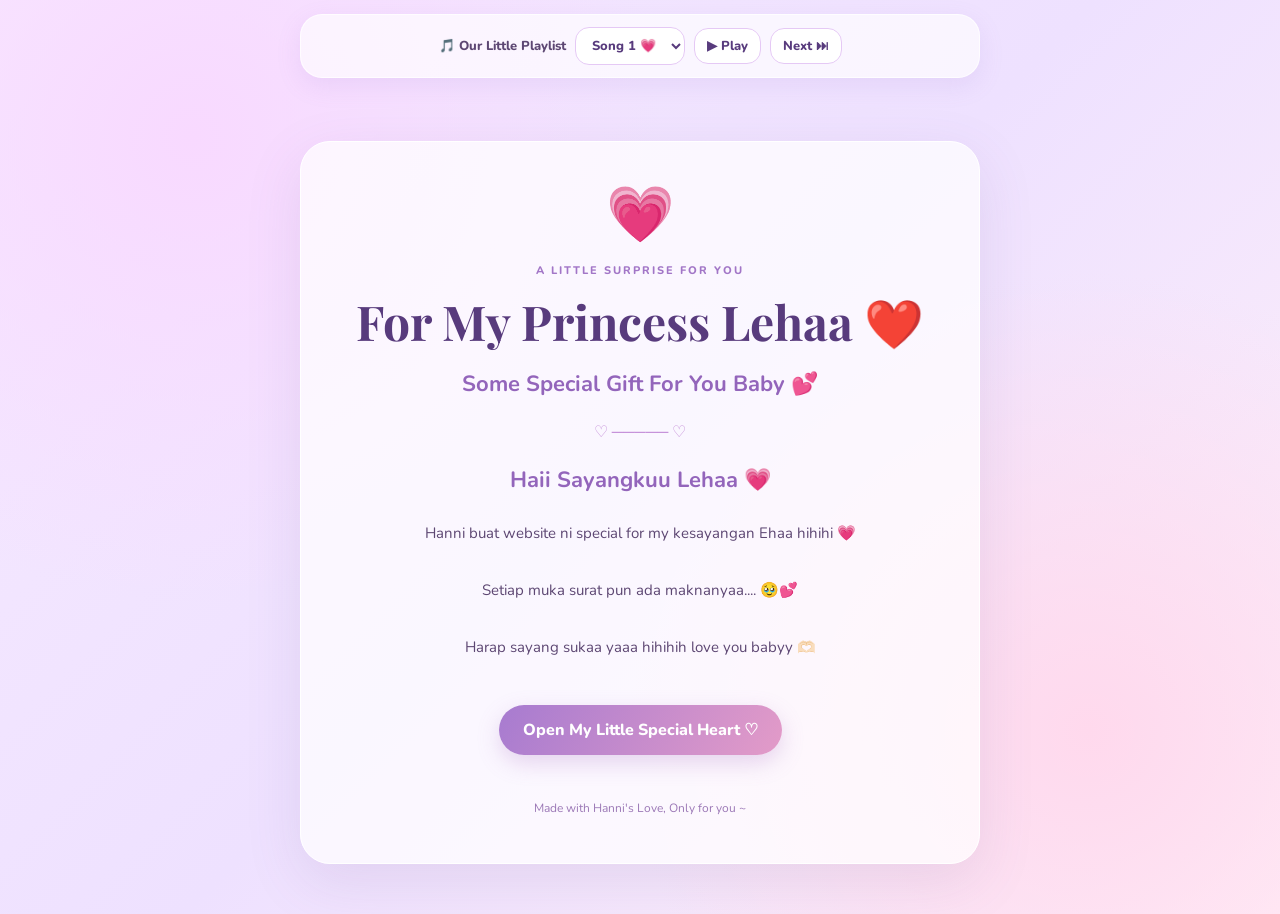
<file: index.html>
<!DOCTYPE html>
<html lang="en">
<head>
  <meta charset="UTF-8">
  <meta name="viewport" content="width=device-width, initial-scale=1.0">
  <title>For My Princess Lehaa ❤️</title>
  <link rel="stylesheet" href="style.css">
</head>
<body>
  <div class="hearts-bg"></div>

  <nav class="music-player">
    <span>🎵 Our Little Playlist</span>
    <select id="songSelect" aria-label="Choose a song">
      <option value="0">Song 1 💗</option>
      <option value="1">Song 2 💜</option>
      <option value="2">Song 3 ❤️</option>
    </select>
    <button id="playBtn">▶ Play</button>
    <button id="nextBtn">Next ⏭</button>
    <audio id="bgMusic" loop></audio>
  </nav>

  <main class="welcome-card">
    <div class="big-heart">💗</div>
    <p class="eyebrow">A little surprise for you</p>
    <h1>For My Princess Lehaa ❤️</h1>
    <h2>Some Special Gift For You Baby 💕</h2>

    <div class="divider">♡ ───── ♡</div>

    <h2>Haii Sayangkuu Lehaa 💗</h2>

    <p class="welcome-text">
      Hanni buat website ni special for my kesayangan Ehaa hihihi 💗<br><br>
      Setiap muka surat pun ada maknanyaa.... 🥹💕<br><br>
      Harap sayang sukaa yaaa hihihih love you babyy 🫶🏻
    </p>

    <a class="main-button" href="letter.html">
      Open My Little Special Heart ♡
    </a>

    <p class="footer-text">Made with Hanni's Love, Only for you ~</p>
  </main>

  <script src="script.js"></script>
</body>
</html>
</file>
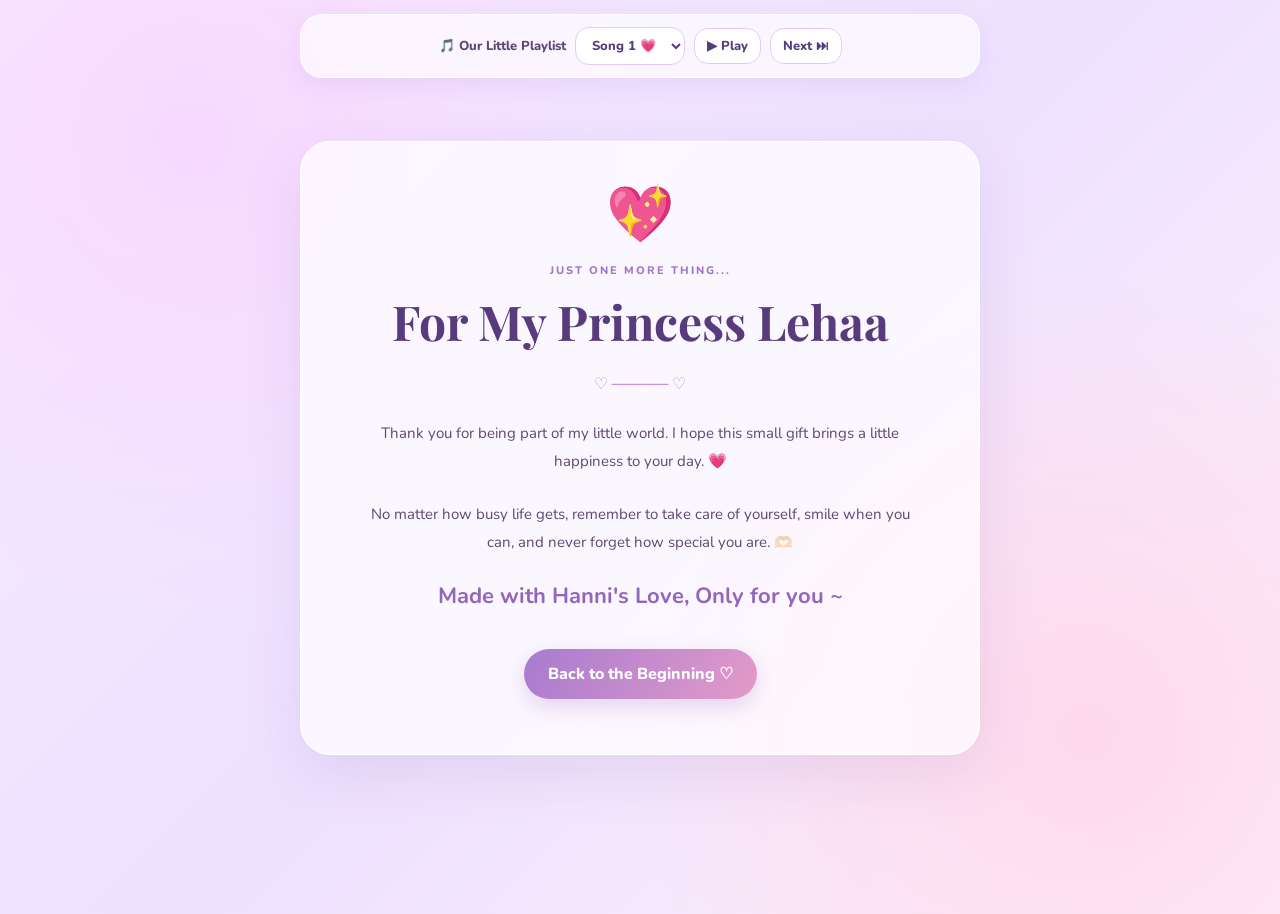
<file: declaration.html>
<!DOCTYPE html>
<html lang="en">
<head>
  <meta charset="UTF-8">
  <meta name="viewport" content="width=device-width, initial-scale=1.0">
  <title>For My Lehaa ❤️</title>
  <link rel="stylesheet" href="style.css">
</head>
<body>
  <div class="hearts-bg"></div>

  <nav class="music-player">
    <span>🎵 Our Little Playlist</span>
    <select id="songSelect" aria-label="Choose a song">
      <option value="0">Song 1 💗</option>
      <option value="1">Song 2 💜</option>
      <option value="2">Song 3 ❤️</option>
    </select>
    <button id="playBtn">▶ Play</button>
    <button id="nextBtn">Next ⏭</button>
    <audio id="bgMusic" loop></audio>
  </nav>

  <main class="welcome-card">
    <div class="big-heart">💖</div>
    <p class="eyebrow">Just one more thing...</p>
    <h1>For My Princess Lehaa</h1>

    <div class="divider">♡ ───── ♡</div>

    <p class="welcome-text">
      Thank you for being part of my little world.
      I hope this small gift brings a little happiness
      to your day. 💗
    </p>

    <p class="welcome-text">
      No matter how busy life gets, remember to take care
      of yourself, smile when you can, and never forget
      how special you are. 🫶🏻
    </p>

    <h2>Made with Hanni's Love, Only for you ~</h2>

    <a class="main-button" href="index.html">Back to the Beginning ♡</a>
  </main>

  <script src="script.js"></script>
</body>
</html>
</file>
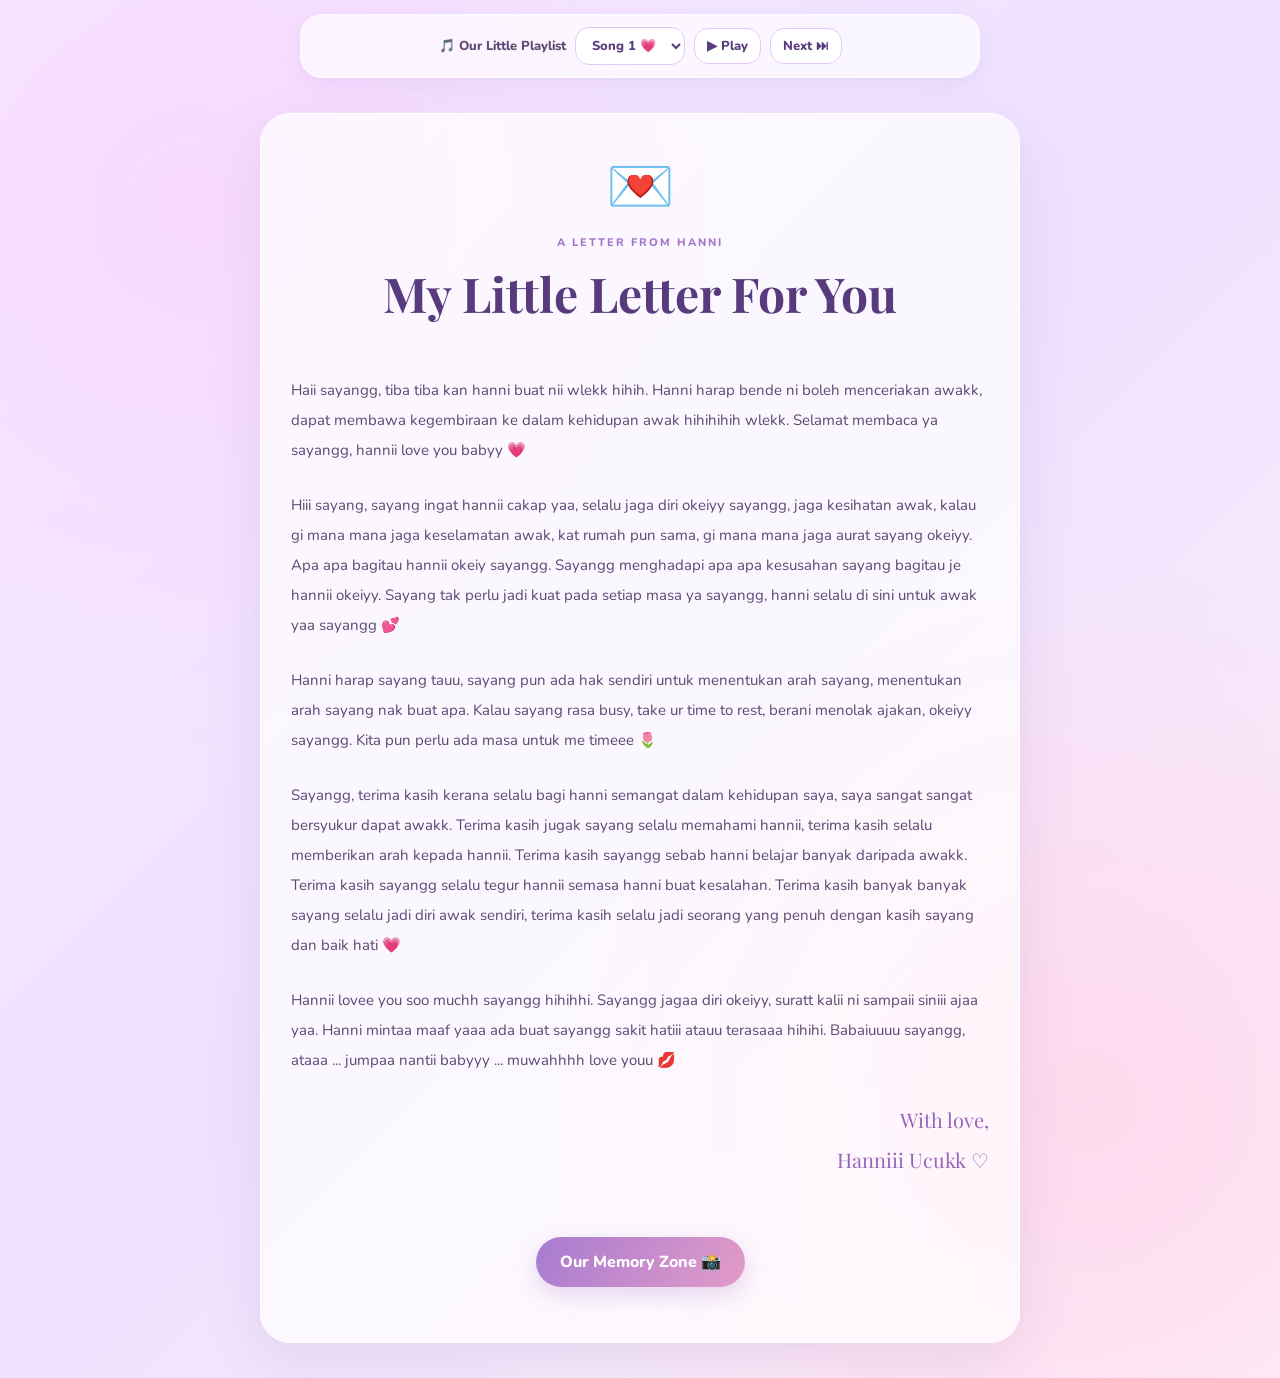
<file: letter.html>
<!DOCTYPE html>
<html lang="en">
<head>
  <meta charset="UTF-8">
  <meta name="viewport" content="width=device-width, initial-scale=1.0">
  <title>A Letter For Lehaa 💌</title>
  <link rel="stylesheet" href="style.css">
</head>
<body>
  <div class="hearts-bg"></div>

  <nav class="music-player">
    <span>🎵 Our Little Playlist</span>
    <select id="songSelect" aria-label="Choose a song">
      <option value="0">Song 1 💗</option>
      <option value="1">Song 2 💜</option>
      <option value="2">Song 3 ❤️</option>
    </select>
    <button id="playBtn">▶ Play</button>
    <button id="nextBtn">Next ⏭</button>
    <audio id="bgMusic" loop></audio>
  </nav>

  <main class="page-container">
    <section class="letter-card">
      <div class="big-heart">💌</div>
      <p class="eyebrow">A letter from Hanni</p>
      <h1>My Little Letter For You</h1>

      <div class="letter-content">
        <p>
          Haii sayangg, tiba tiba kan hanni buat nii wlekk hihih.
          Hanni harap bende ni boleh menceriakan awakk, dapat membawa
          kegembiraan ke dalam kehidupan awak hihihihih wlekk.
          Selamat membaca ya sayangg, hannii love you babyy 💗
        </p>

        <p>
          Hiii sayang, sayang ingat hannii cakap yaa, selalu jaga diri
          okeiyy sayangg, jaga kesihatan awak, kalau gi mana mana jaga
          keselamatan awak, kat rumah pun sama, gi mana mana jaga aurat
          sayang okeiyy. Apa apa bagitau hannii okeiy sayangg.
          Sayangg menghadapi apa apa kesusahan sayang bagitau je hannii
          okeiyy. Sayang tak perlu jadi kuat pada setiap masa ya sayangg,
          hanni selalu di sini untuk awak yaa sayangg 💕
        </p>

        <p>
          Hanni harap sayang tauu, sayang pun ada hak sendiri untuk
          menentukan arah sayang, menentukan arah sayang nak buat apa.
          Kalau sayang rasa busy, take ur time to rest, berani menolak
          ajakan, okeiyy sayangg. Kita pun perlu ada masa untuk
          me timeee 🌷
        </p>

        <p>
          Sayangg, terima kasih kerana selalu bagi hanni semangat dalam
          kehidupan saya, saya sangat sangat bersyukur dapat awakk.
          Terima kasih jugak sayang selalu memahami hannii, terima kasih
          selalu memberikan arah kepada hannii.
          Terima kasih sayangg sebab hanni belajar banyak daripada awakk.
          Terima kasih sayangg selalu tegur hannii semasa hanni buat
          kesalahan. Terima kasih banyak banyak sayang selalu jadi diri
          awak sendiri, terima kasih selalu jadi seorang yang penuh
          dengan kasih sayang dan baik hati 💗
        </p>

        <p>
          Hannii lovee you soo muchh sayangg hihihhi. Sayangg jagaa diri
          okeiyy, suratt kalii ni sampaii siniii ajaa yaa.
          Hanni mintaa maaf yaaa ada buat sayangg sakit hatiii atauu
          terasaaa hihihi. Babaiuuuu sayangg,
          ataaa ... jumpaa nantii babyyy ... muwahhhh love youu 💋
        </p>

        <p class="signature">
          With love,<br>
          Hanniii Ucukk ♡
        </p>
      </div>

      <a class="main-button" href="memories.html">Our Memory Zone 📸</a>
    </section>
  </main>

  <script src="script.js"></script>
</body>
</html>
</file>
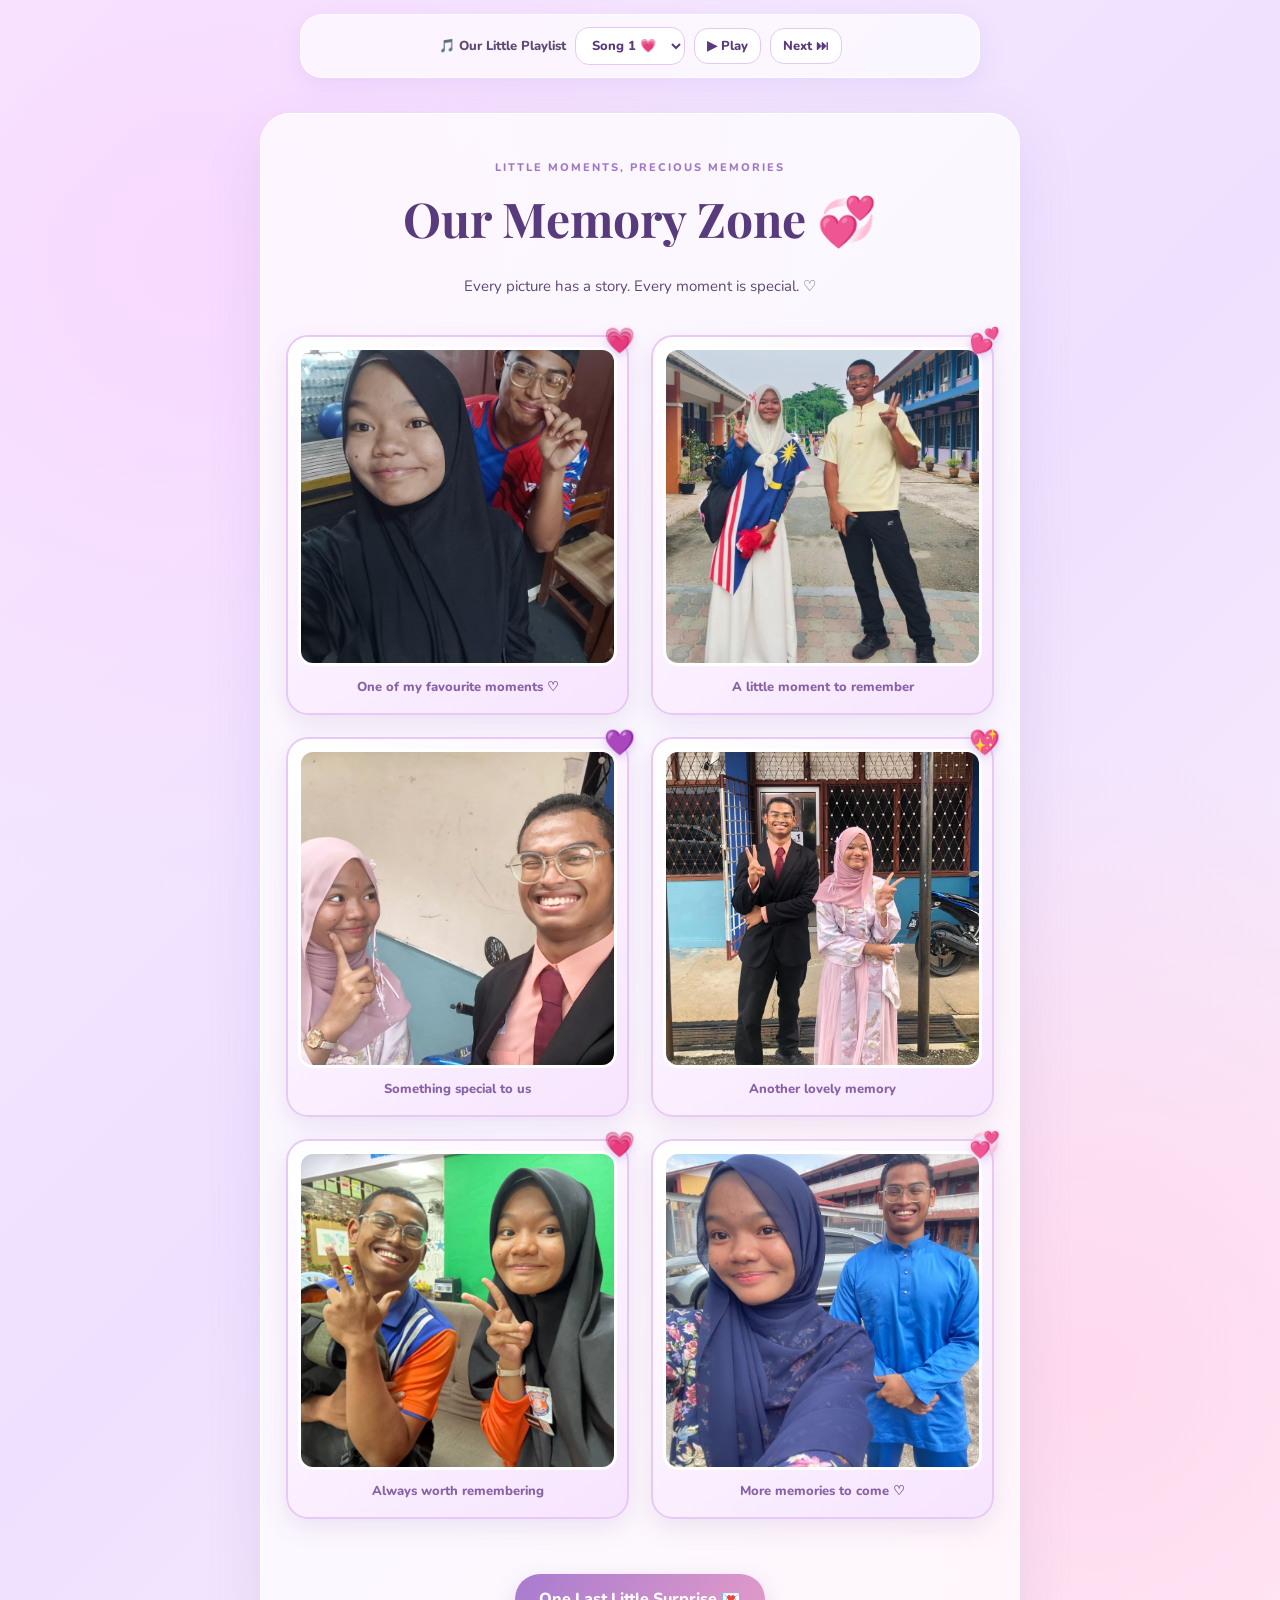
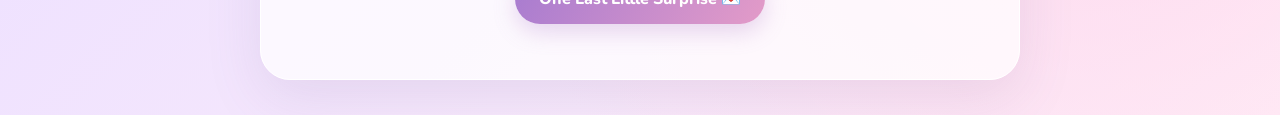
<file: memories.html>
<!DOCTYPE html>
<html lang="en">
<head>
  <meta charset="UTF-8">
  <meta name="viewport" content="width=device-width, initial-scale=1.0">
  <title>Our Memories 💗</title>
  <link rel="stylesheet" href="style.css">
</head>
<body>
  <div class="hearts-bg"></div>

  <nav class="music-player">
    <span>🎵 Our Little Playlist</span>
    <select id="songSelect" aria-label="Choose a song">
      <option value="0">Song 1 💗</option>
      <option value="1">Song 2 💜</option>
      <option value="2">Song 3 ❤️</option>
    </select>
    <button id="playBtn">▶ Play</button>
    <button id="nextBtn">Next ⏭</button>
    <audio id="bgMusic" loop></audio>
  </nav>

  <main class="page-container">
    <section class="memory-section">
      <p class="eyebrow">Little moments, precious memories</p>
      <h1>Our Memory Zone 💞</h1>
      <p class="welcome-text">
        Every picture has a story. Every moment is special. ♡
      </p>

      <div class="memory-grid">
        <figure class="memory-card">
          <span class="photo-heart">💗</span>
          <img src="assets/memory-1.jpg" alt="Our memory 1">
          <figcaption>One of my favourite moments ♡</figcaption>
        </figure>

        <figure class="memory-card">
          <span class="photo-heart">💕</span>
          <img src="assets/memory-2.jpg" alt="Our memory 2">
          <figcaption>A little moment to remember</figcaption>
        </figure>

        <figure class="memory-card">
          <span class="photo-heart">💜</span>
          <img src="assets/memory-3.jpg" alt="Our memory 3">
          <figcaption>Something special to us</figcaption>
        </figure>

        <figure class="memory-card">
          <span class="photo-heart">💖</span>
          <img src="assets/memory-4.jpg" alt="Our memory 4">
          <figcaption>Another lovely memory</figcaption>
        </figure>

        <figure class="memory-card">
          <span class="photo-heart">💗</span>
          <img src="assets/memory-5.jpg" alt="Our memory 5">
          <figcaption>Always worth remembering</figcaption>
        </figure>

        <figure class="memory-card">
          <span class="photo-heart">💞</span>
          <img src="assets/memory-6.jpg" alt="Our memory 6">
          <figcaption>More memories to come ♡</figcaption>
        </figure>
      </div>

      <a class="main-button" href="declaration.html">
        One Last Little Surprise 💌
      </a>
    </section>
  </main>

  <script src="script.js"></script>
</body>
</html>
</file>
<file: style.css>
@import url('https://fonts.googleapis.com/css2?family=Nunito:wght@400;500;600;700;800&family=Playfair+Display:wght@600;700&display=swap');

:root {
  --purple: #9b72cf;
  --deep: #583b7d;
  --pink: #ffd9ef;
  --light: #fff7ff;
  --text: #5d4773;
}

* {
  box-sizing: border-box;
}

html {
  scroll-behavior: smooth;
}

body {
  margin: 0;
  min-height: 100vh;
  font-family: 'Nunito', sans-serif;
  color: var(--text);
  background:
    radial-gradient(circle at 15% 15%, #f8d9ff, transparent 35%),
    radial-gradient(circle at 85% 80%, #ffd9ed, transparent 35%),
    linear-gradient(135deg, #f7eaff, #eee1ff, #fff0f8);
  animation: pageEnter .8s ease both;
}

@keyframes pageEnter {
  from { opacity: 0; transform: translateY(12px); }
  to { opacity: 1; transform: translateY(0); }
}

body.page-leaving {
  animation: pageLeave .35s ease forwards;
}

@keyframes pageLeave {
  to { opacity: 0; transform: translateY(-8px); }
}

.hearts-bg {
  position: fixed;
  inset: 0;
  pointer-events: none;
  overflow: hidden;
  z-index: -1;
}

.music-player {
  position: relative;
  z-index: 5;
  width: min(94%, 680px);
  margin: 14px auto;
  padding: 12px;
  display: flex;
  align-items: center;
  justify-content: center;
  flex-wrap: wrap;
  gap: 9px;
  border: 1px solid #ffffffb8;
  border-radius: 22px;
  background: #ffffffa8;
  box-shadow: 0 8px 25px #9b72cf20;
  backdrop-filter: blur(12px);
  font-size: 13px;
  font-weight: 800;
}

button, select {
  font: inherit;
  color: var(--deep);
  border: 1px solid #e5c9f5;
  background: white;
  padding: 8px 12px;
  border-radius: 14px;
  cursor: pointer;
}

button:active {
  transform: scale(.94);
}

.welcome-card, .letter-card, .memory-section {
  width: min(92%, 760px);
  margin: 35px auto;
  padding: 35px 25px;
  text-align: center;
  border-radius: 30px;
  background: #ffffffb8;
  border: 1px solid #ffffff;
  box-shadow: 0 18px 55px #76549b20;
  backdrop-filter: blur(14px);
}

.welcome-card {
  max-width: 680px;
  margin-top: 7vh;
}

.big-heart {
  font-size: 55px;
  animation: heartbeat 2s infinite ease-in-out;
}

@keyframes heartbeat {
  0%, 100% { transform: scale(1); }
  50% { transform: scale(1.12); }
}

.eyebrow {
  color: #a276c7;
  letter-spacing: 2px;
  text-transform: uppercase;
  font-size: 11px;
  font-weight: 800;
}

h1 {
  color: var(--deep);
  font-family: 'Playfair Display', serif;
  font-size: clamp(30px, 7vw, 48px);
  line-height: 1.2;
  margin: 15px 0;
}

h2 {
  color: #9365bb;
  font-size: clamp(17px, 4vw, 22px);
}

.welcome-text {
  line-height: 1.9;
  font-size: 15px;
  margin: 24px auto;
  max-width: 550px;
}

.divider {
  color: #c28bd7;
  margin: 22px;
}

.main-button {
  display: inline-block;
  margin: 20px 0;
  padding: 14px 24px;
  border-radius: 30px;
  color: white;
  text-decoration: none;
  font-weight: 800;
  background: linear-gradient(120deg, #a77bd0, #e39bc8);
  box-shadow: 0 8px 22px #ad78c54a;
  transition: transform .3s, box-shadow .3s;
}

.main-button:hover {
  transform: translateY(-4px) scale(1.03);
  box-shadow: 0 12px 28px #ad78c570;
}

.footer-text {
  margin-top: 25px;
  color: #9b78b6;
  font-size: 12px;
}

.letter-content {
  text-align: left;
  line-height: 2;
  font-size: 15px;
  padding: 12px 5px;
}

.letter-content p {
  margin: 25px 0;
}

.signature {
  color: #9865bd;
  font-family: 'Playfair Display', serif;
  font-size: 20px;
  text-align: right;
}

.memory-section {
  max-width: 1000px;
}

.memory-grid {
  display: grid;
  grid-template-columns: repeat(2, minmax(0, 1fr));
  gap: 22px;
  margin: 35px 0;
}

.memory-card {
  position: relative;
  margin: 0;
  padding: 10px;
  border-radius: 22px;
  background: linear-gradient(145deg, #fff, #f7e4ff);
  border: 2px solid #e8c9f5;
  box-shadow: 0 9px 24px #9161ae25;
  transition: transform .35s, box-shadow .35s;
}

.memory-card:hover {
  transform: translateY(-7px) rotate(-1deg);
  box-shadow: 0 15px 30px #9161ae45;
}

.memory-card img {
  display: block;
  width: 100%;
  aspect-ratio: 1 / 1;
  object-fit: cover;
  border-radius: 15px;
  border: 3px solid white;
}

.memory-card figcaption {
  padding: 12px 5px 7px;
  font-size: 13px;
  font-weight: 800;
  color: #8862a7;
}

.photo-heart {
  position: absolute;
  top: -13px;
  right: -8px;
  z-index: 2;
  font-size: 25px;
  filter: drop-shadow(0 3px 5px #9b72cf55);
}

.floating-heart {
  position: fixed;
  bottom: -30px;
  pointer-events: none;
  animation: floatUp 7s linear forwards;
  opacity: .7;
}

@keyframes floatUp {
  to {
    transform: translateY(-110vh) rotate(30deg);
    opacity: 0;
  }
}

@media (max-width: 520px) {
  .welcome-card, .letter-card, .memory-section {
    padding: 28px 18px;
    margin-top: 20px;
  }

  .memory-grid {
    gap: 13px;
  }

  .memory-card {
    padding: 7px;
  }

  .memory-card figcaption {
    font-size: 11px;
  }

  .music-player {
    gap: 7px;
  }
}

@media (prefers-reduced-motion: reduce) {
  *, *::before, *::after {
    animation-duration: .01ms !important;
    transition-duration: .01ms !important;
    scroll-behavior: auto !important;
  }
}
</file>
